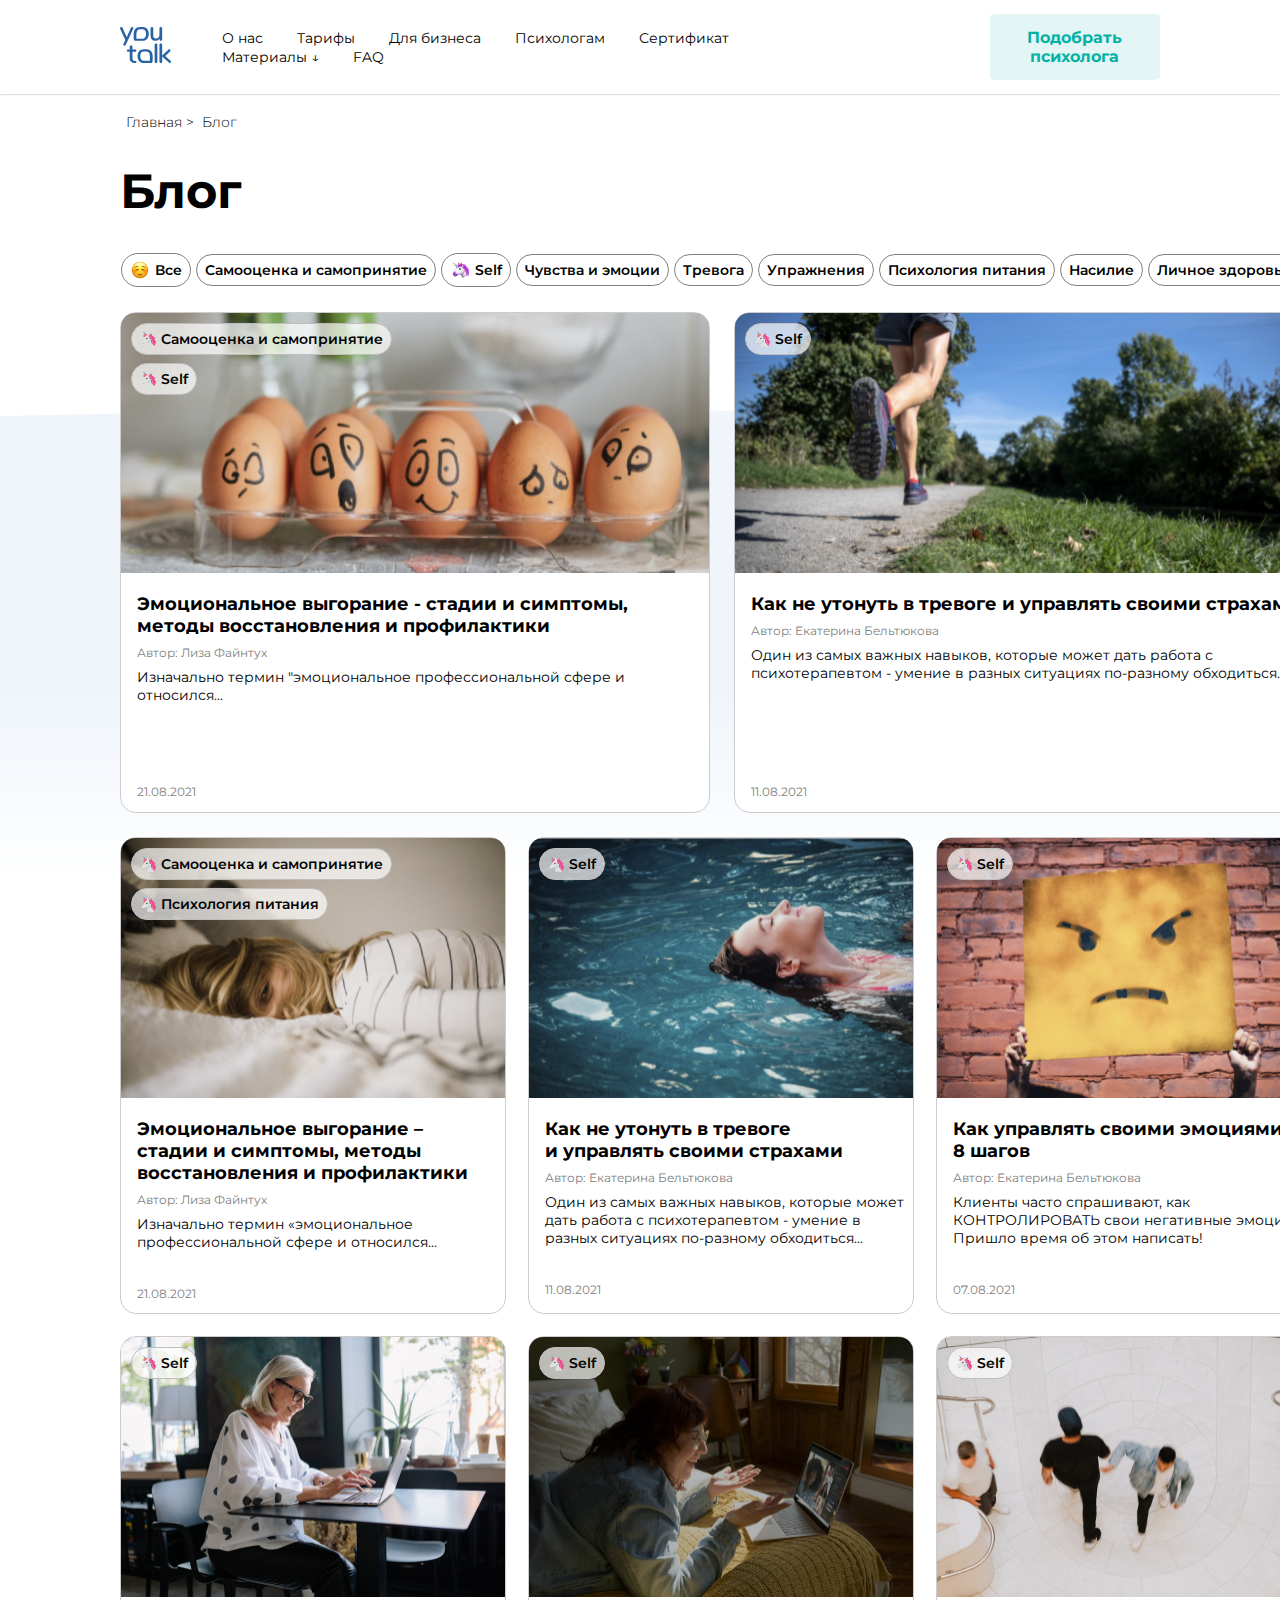
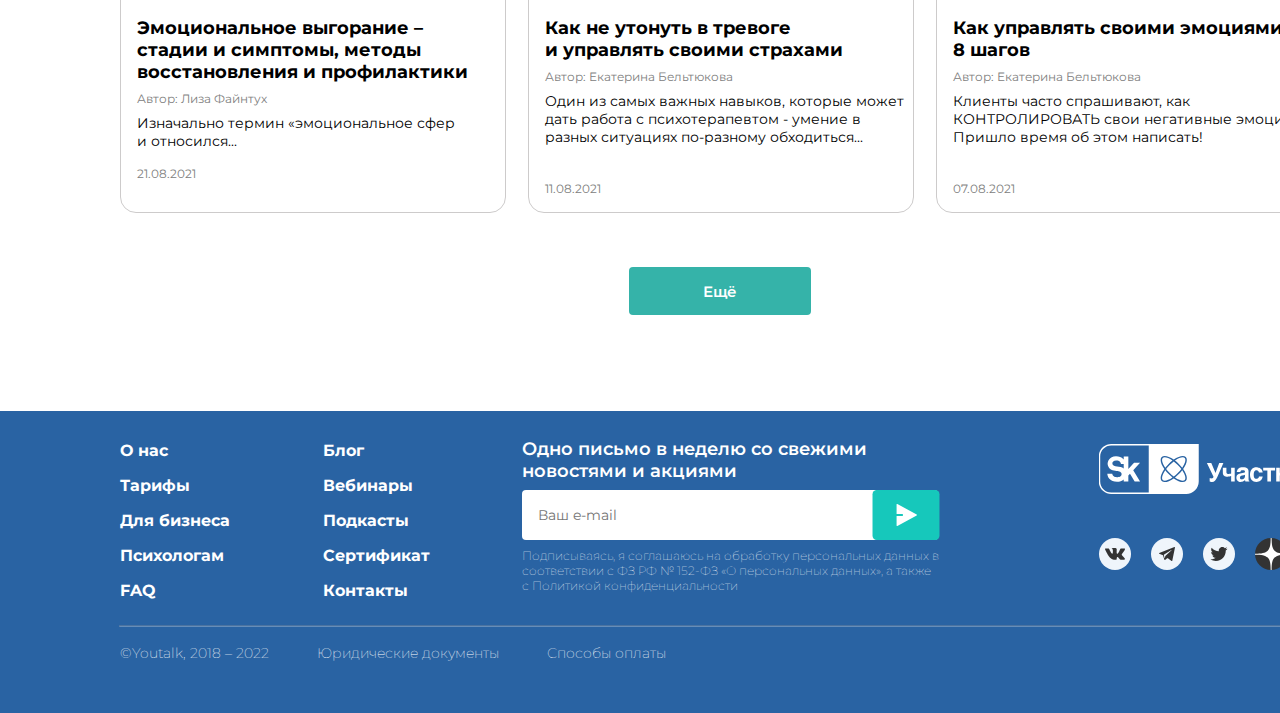
<file: Блог/index.html>
<!DOCTYPE html>
<html lang="en">
<head>
    <meta charset="UTF-8">
    <meta name="viewport" content="width=device-width, initial-scale=1.0">
    <title>Youtalk</title>
    <link rel="stylesheet" href="./css/youtalk.css">
</head>
<body>

   <header class="header">

    <div class="container">
      <div class="header-logo">
        <img src="images/logo.svg" alt="">
      </div>
      <div class="header-wrap">
        <ul class="header-menu">
          <li><a href="#">О нас</a></li>
          <li><a href="#">Тарифы</a></li>
          <li><a href="#">Для бизнеса</a></li>                                  
          <li><a href="#">Психологам</a></li>
          <li><a href="#">Сертификат</a></li>
          <li><a href="#">Материалы	&#8595;</a></li>
          <li><a href="#">FAQ</a></li>
          </ul>
      </div>
      <div class="header-button">
        <button class="button-one">
          Подобрать психолога
        </button>
        <button class="button-two">
          <img src="./images/button_2.svg" alt="">
        </button>
      </div>
    </div>
    <hr class="hr-header">
   </header>

   <main>
    
   <img class="main-background" src="./images/background.png" alt="">

    <div class="main-address">
      <span>Главная</span><span style="margin: 0 8px 0 4px;">></span><span>Блог</span>
    </div>

    <h1>Блог</h1>

    <div class="themes">
      <button class="themes-smile-one"><img src="./images/smile_happy.svg" alt=""> Все</button>
      <button>Самооценка и самопринятие</button>
      <button class="themes-smile-two"><img src="./images/smile_horse.svg" alt="">Self</button>
      <button>Чувства и эмоции</button>
      <button>Тревога</button>
      <button>Упражнения</button>
      <button>Психология питания</button>
      <button class="themes-eight">Насилие</button>
      <button class="themes-nine">Личное здоровье</button>
    </div>

    <div class="main-slides">

        <div class="top-slides">
          <div class="top-slide-left"> 
            <div class="slide-one-inside slide_card_top">
              <img src="images/egg.png" alt="">
              <h2>Эмоциональное выгорание - стадии и симптомы, методы восстановления и профилактики</h2>
              <p class="author">Автор: Лиза Файнтух</p>
              <p class="intro">Изначально термин "эмоциональное профессиональной сфере и относился...</p>
              <p class="date">21.08.2021</p>
              <div class="slide-themes">
                <button class="top-one-one">&#129412; Самооценка и самопринятие</button>
                <button class="top-one-two">&#129412; Self</button>
            </div>
          </div>
          </div>
          <div class="top-slide-right"> <!--  2 слайд -->
            <div class="slide-two-inside slide_card_top">
              <img src="images/run.png" alt="">
              <h2>Как не утонуть в тревоге и управлять своими страхами</h2>
              <p class="author">Автор: Екатерина Бельтюкова</p>
              <p class="intro-two">Один из самых важных навыков, которые может дать работа с психотерапевтом - умение в разных ситуациях по-разному обходиться... </p>
              <p class="date">11.08.2021</p>
              <div class="slide-themes">
              <button class="top-two-one">&#129412; Self</button>
            </div>
            </div>
          </div>
        </div>


        <div class="botton-slides">

          <div class="botton-slide-one">
            <img src="images/sleep.png" alt="">
              <h3>Эмоциональное выгорание – стадии и симптомы, методы восстановления и профилактики</h3>
              <p class="author">Автор: Лиза Файнтух</p>
              <p class="intro-three">Изначально термин «эмоциональное профессиональной сфере и относился...</p>
              <p class="data-two">21.08.2021</p>
                <div class="slide-themes">
              <button class="botton-one-one">&#129412; Психология питания</button>
              <button class="botton-one-two">&#129412; Самооценка и самопринятие</button>
            </div>
          </div>

          <div class="botton-slide-two">
            <img src="images/sweem.png" alt="">
              <h3>Как не утонуть в тревоге <br> и управлять своими страхами</h3>
              <p class="author">Автор: Екатерина Бельтюкова</p>
              <p class="intro-four">Один из самых важных навыков, которые может дать работа с психотерапевтом - умение в разных ситуациях по-разному обходиться...</p>
                <p class="data-two">11.08.2021</p>
              <div class="slide-themes">
              <button class="botton-two">&#129412; Self</button>
            </div>
          </div>

          <div class="botton-slide-three">
            <img src="images/angry.png" alt="">
              <h3>Как управлять своими эмоциями: 8 шагов</h3>
              <p class="author">Автор: Екатерина Бельтюкова</p>
              <p class="intro-five">Клиенты часто спрашивают, как КОНТРОЛИРОВАТЬ свои негативные эмоции. Пришло время об этом написать!</p>
               <p class="data-two">07.08.2021</p>
              <div class="slide-themes">
              <button class="botton-three">&#129412; Self</button>
            </div>
          </div>

          <div class="botton-slide-four">
            <img src="images/granny.png" alt="">
              <h3>Эмоциональное выгорание – стадии и симптомы, методы восстановления и профилактики</h3>
              <p class="author">Автор: Лиза Файнтух</p>
              <p class="intro-six">Изначально термин «эмоциональное сфер и относился...</p>
              <p class="data-two">21.08.2021</p>
              <div class="slide-themes">
              <button class="botton-four">&#129412; Self</button>
            </div>
          </div>

          <div class="botton-slide-five">
            <img src="images/work.png" alt="">
              <h3>Как не утонуть в тревоге <br> и управлять своими страхами</h3>
              <p class="author">Автор: Екатерина Бельтюкова</p>
              <p class="intro-seven">Один из самых важных навыков, которые может дать работа с психотерапевтом - умение в разных ситуациях по-разному обходиться...</p>
              <p class="data-two">11.08.2021</p>
              <div class="slide-themes">
              <button class="botton-fife">&#129412; Self</button>
            </div>
          </div>

          <div class="botton-slide-six">
            <img src="images/man.png" alt="">
              <h3>Как управлять своими эмоциями: 8 шагов</h3>
              <p class="author">Автор: Екатерина Бельтюкова</p>
              <p class="intro-eight">Клиенты часто спрашивают, как КОНТРОЛИРОВАТЬ свои негативные эмоции. Пришло время об этом написать!</p>
              <p class="data-two">07.08.2021</p>
              <div class="slide-themes">
              <button class="botton-six">&#129412; Self</button>
            </div>
          </div>
        </div>

    </div>
  
    <div class="button-more">
      <button>
        Ещё
      </button>
    </div>

   </main>

   <footer>

    <div class="footer">
      <div class="footer-top">
        <div class="footer-menu">
          <div class="footer-menu-one">
            <ul>
              <li><a href="#">О нас</a></li>
              <li><a href="#">Тарифы</a></li>
              <li><a href="#">Для бизнеса</a></li>
              <li><a href="#">Психологам</a></li>
              <li><a href="#">FAQ</a></li>
            </ul>
            </div>
            <div class="footer-menu-two">
            <ul>
              <li><a href="#">Блог</a></li>
              <li><a href="#">Вебинары</a></li>
              <li><a href="#">Подкасты</a></li>
              <li><a href="#">Сертификат</a></li>
             <li><a href="#">Контакты</a></li>
            </ul>
          </div>
        </div>
        <div class="footer-menu-three">
          <h4>Одно письмо в неделю со свежими <br> новостями и акциями</h4>
          <div class="footer-search"><input type="text" placeholder="Ваш e-mail">
          <button><img src="images/send.svg" alt=""></button>
          </div>
          <p>Подписываясь, я соглашаюсь на обработку персональных данных в соответствии с ФЗ РФ № 152-ФЗ «О персональных данных», а также с Политикой конфиденциальности</p>
        </div>
        <div class="footer-logo">
          <div class="footer-logo-member">
            <img src="images/Frame_1.svg"alt="">
          </div>
          <div class="footer-logo-icons">
            <a href=""><img src="images/vk.svg" alt=""></a>
            <a href=""><img src="images/telegram.svg" alt=""></a>
            <a href=""><img src="images/twiter.svg" alt=""></a>
            <a href=""><img src="images/dzen.svg" alt=""></a>
          </div>
        </div>
        
      </div>
      <hr class="hr-footer">
      <div class="footer-botton">
        <ul>
          <li><a href="">©Youtalk, 2018 – 2022</a></li>
          <li><a href="">Юридические документы</a></li>
          <li><a href="">Способы оплаты</a></li>
        </ul>
      </div>

    </div>

   </footer>

  </div>
</body>
</html>
</file>
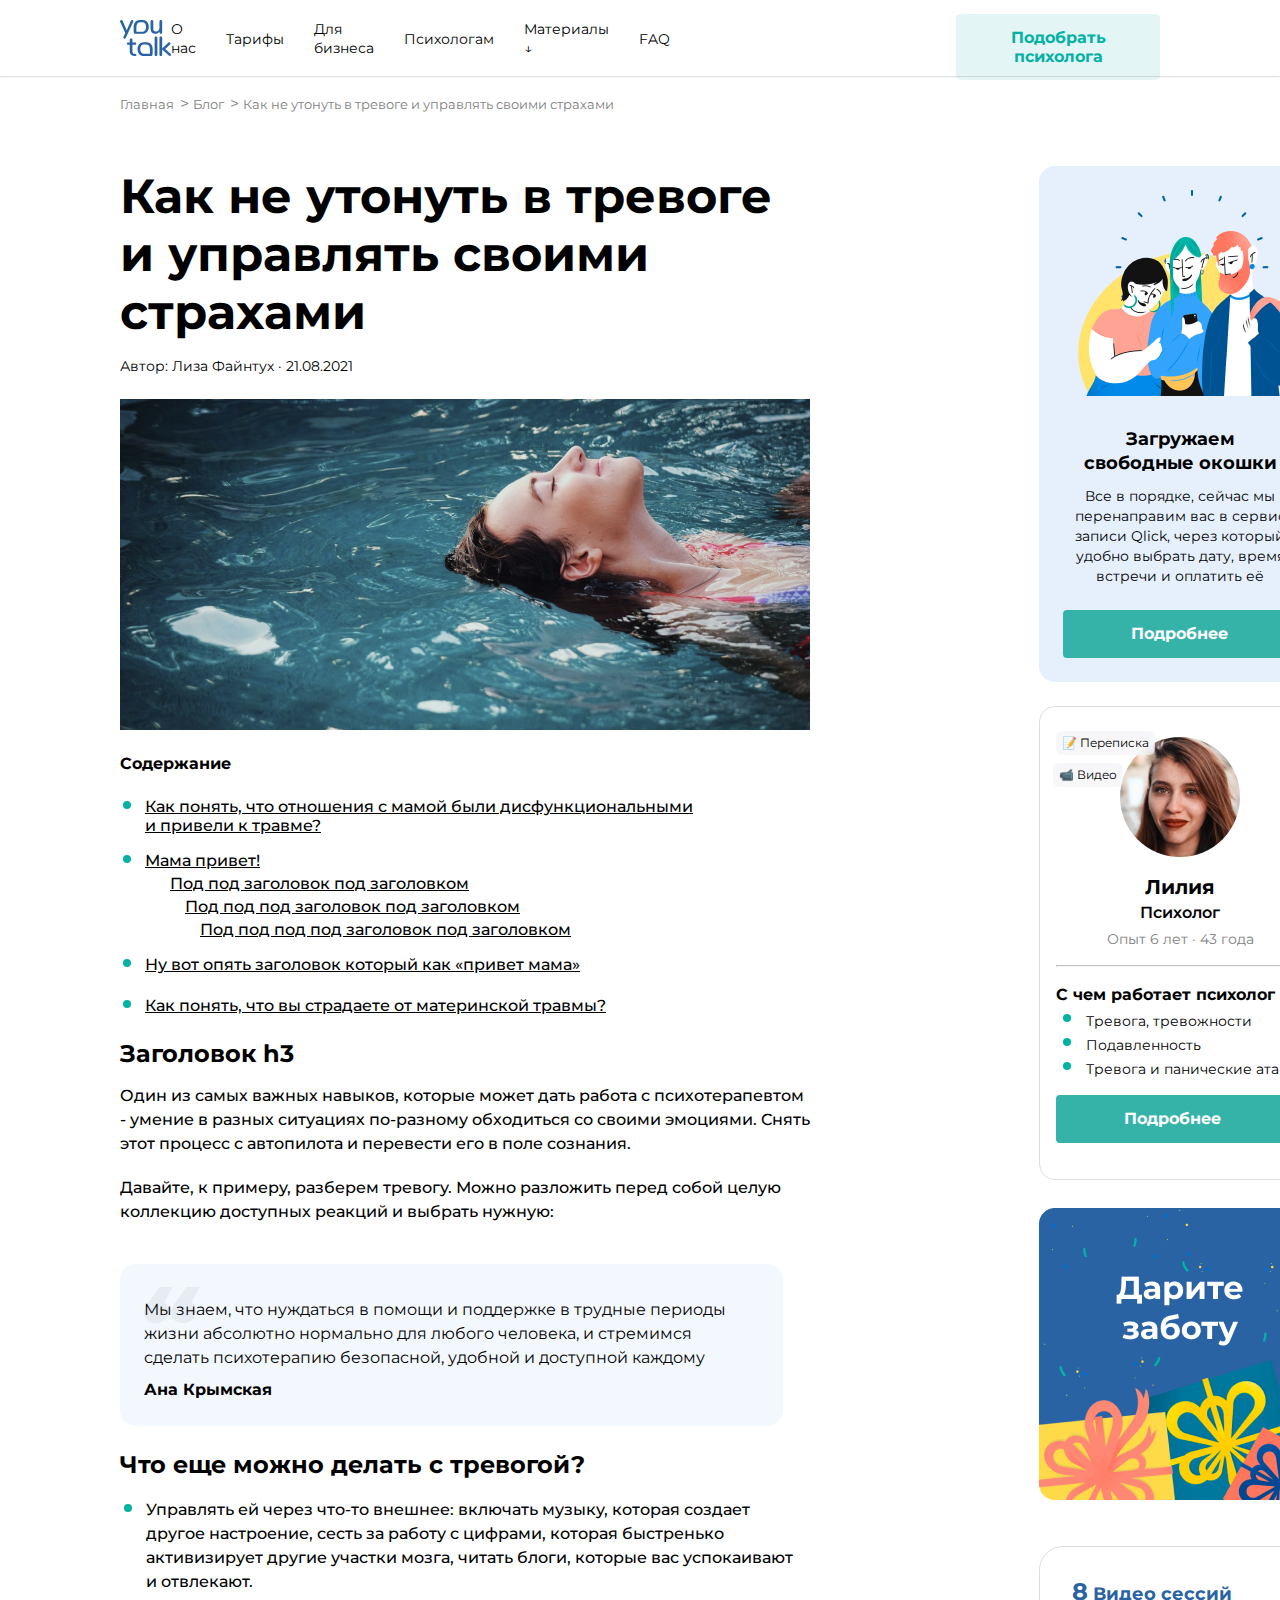
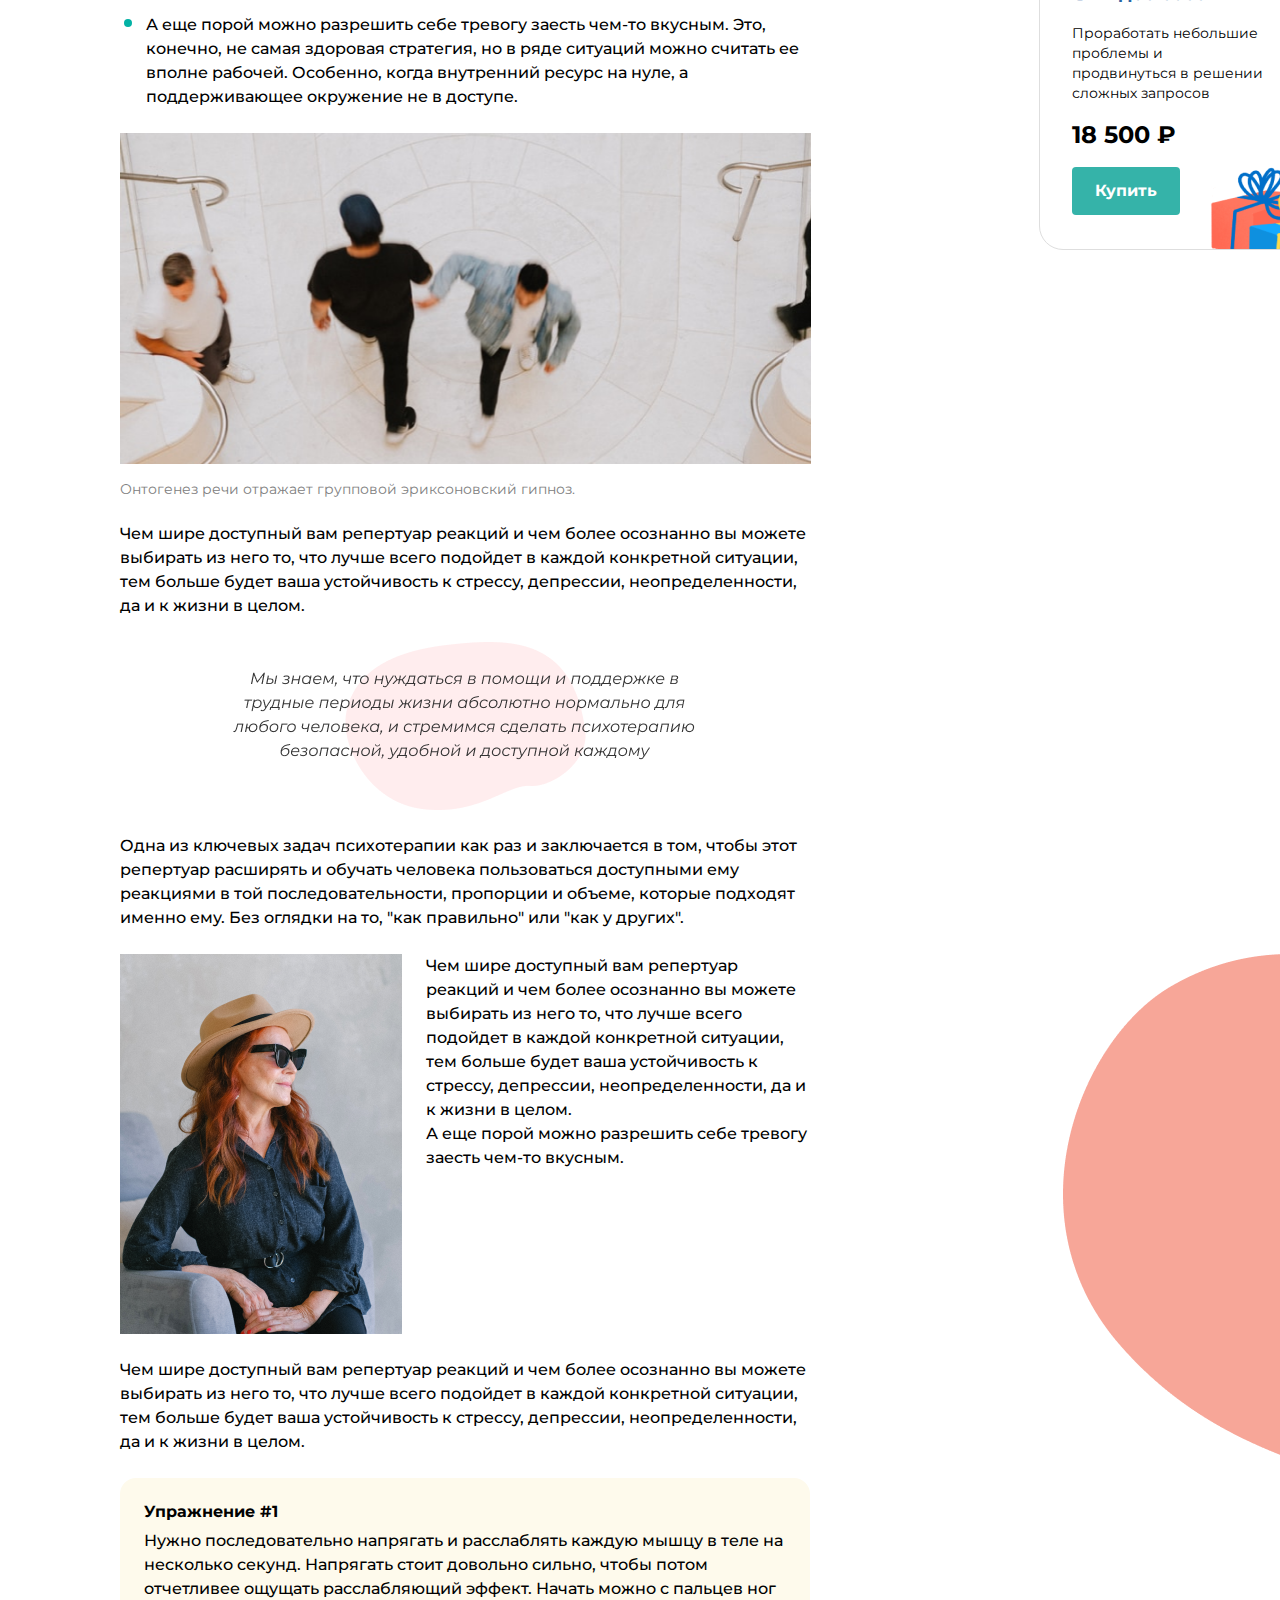
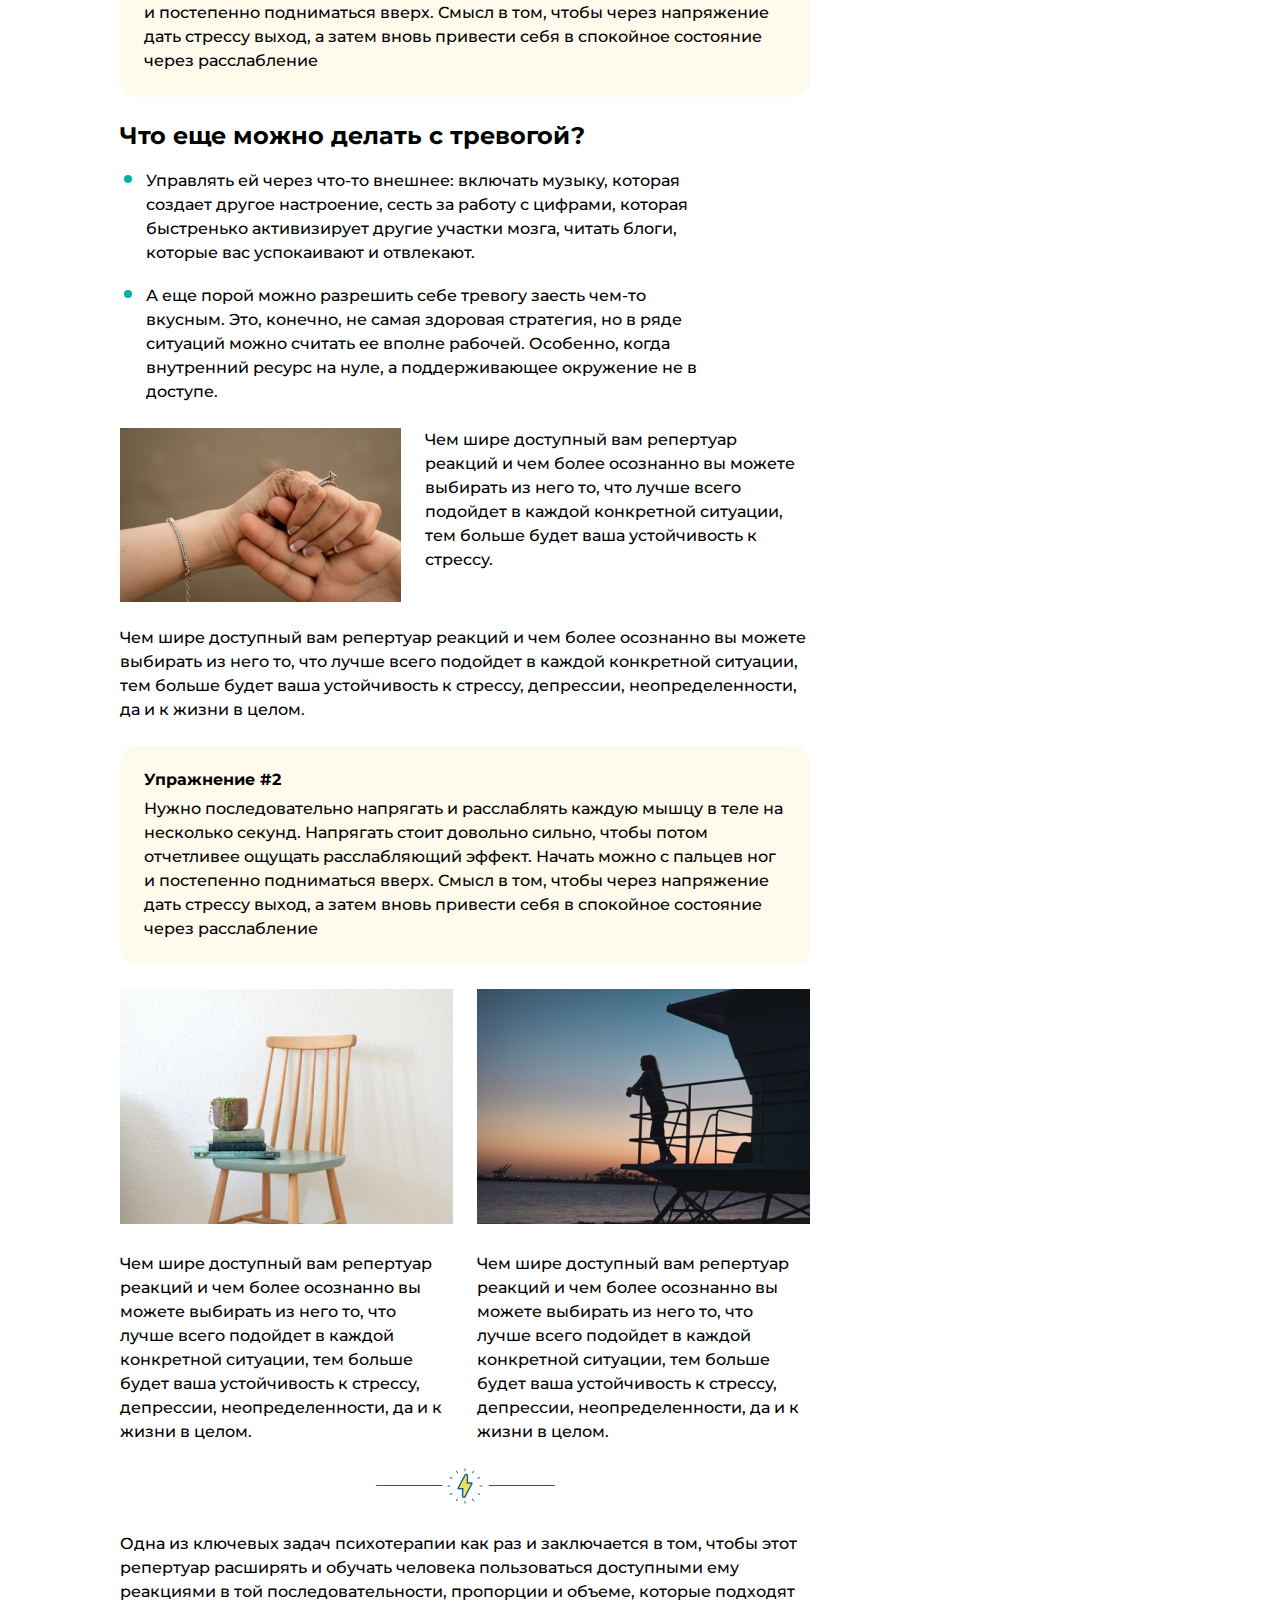
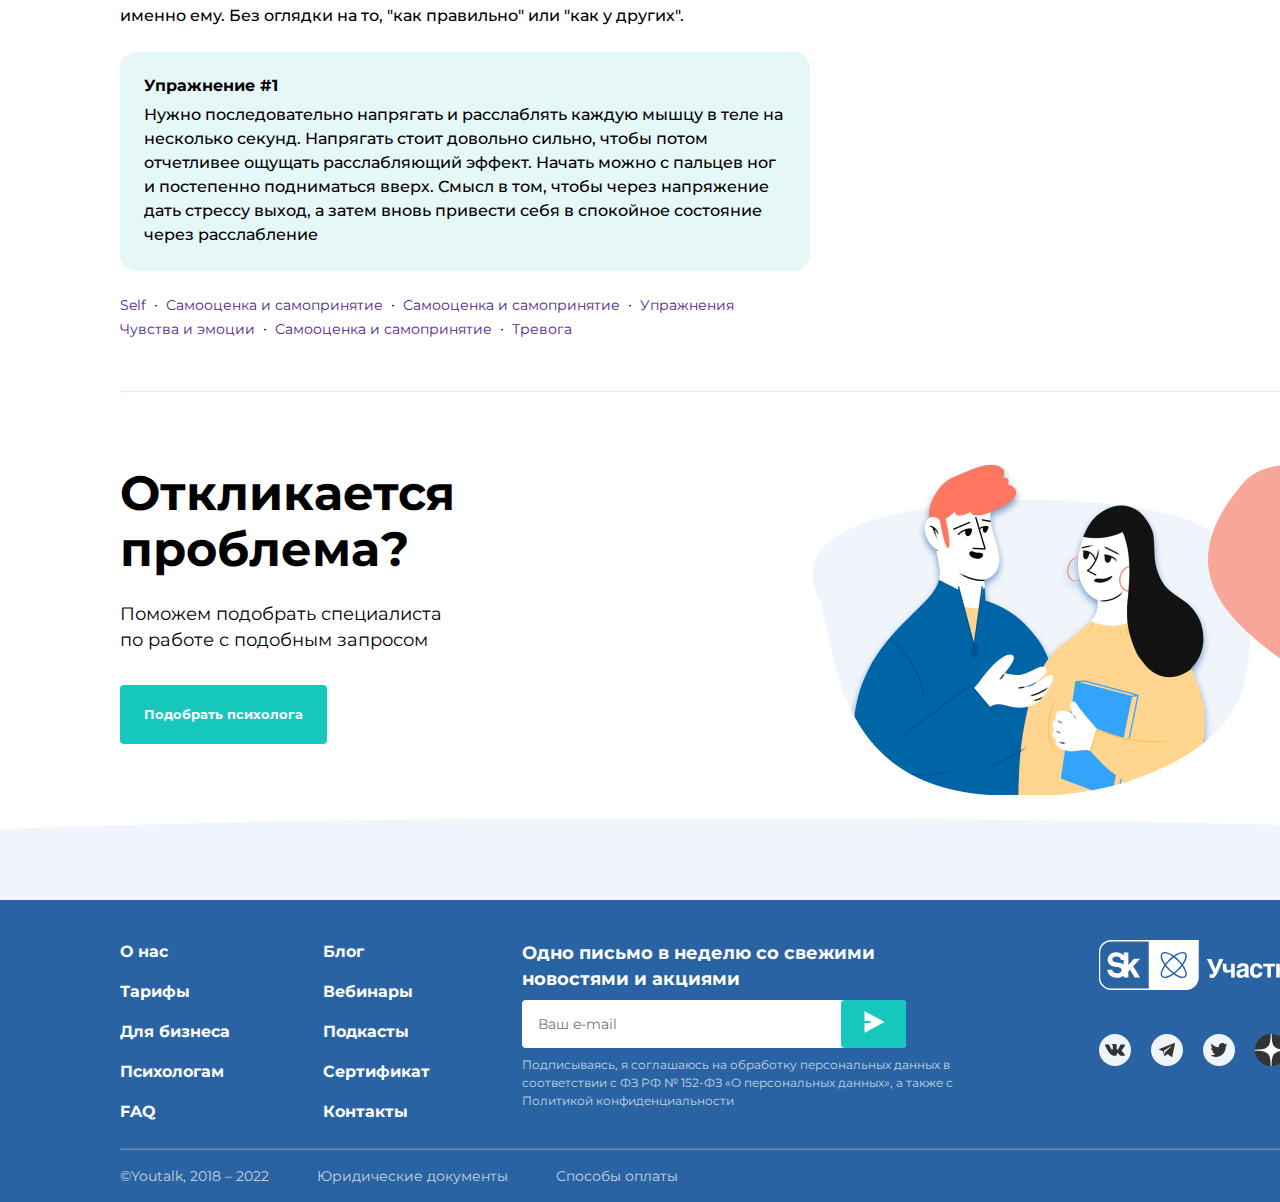
<file: Статья/index.html>
<!DOCTYPE html>
<html lang="en">
	<head>
		<meta charset="UTF-8" />
		<meta name="viewport" content="width=device-width, initial-scale=1.0" />
		<title>Youtalk</title>
		<link rel="stylesheet" href="./css/css.css" />
	</head>
	<body>
		<header>
			<div class="header-logo">
				<img src="./images/logo.svg" alt="" />
			</div>
			<div class="header-menu">
				<ul>
					<li><a href="#">О нас</a></li>
					<li><a href="#">Тарифы</a></li>
					<li><a href="#">Для бизнеса</a></li>
					<li><a href="#">Психологам</a></li>
					<li class="header-menu-certificate"><a href="#">Сертификаты</a></li>
					<li><a href="#">Материалы &#8595;</a></li>
					<li><a href="#">FAQ</a></li>
				</ul>
			</div>
			<div class="header-button">
				<div class="header-button-one">
					<button>Подобрать психолога</button>
				</div>
				<div class="header-button-two">
					<img src="./images/header-button-two.svg" alt="" />
				</div>
			</div>
		</header>
		<hr class="hr-header" />

		<main>
			<div class="main-container">
				<div class="main-article">
					<div class="main-address">
						<span>Главная</span>&gt; <span>Блог</span>&gt;
						<span class="main-address-one"
							>Как не утонуть в тревоге и управлять своими страхами</span
						>
						<span class="main-address-two"
							>Как не утонуть в тревоге и управ...</span
						><span class="main-address-three">Как не утонуть в тр...</span>
					</div>

					<div class="main-article-one">
						<h1>Как не утонуть в тревоге и управлять своими страхами</h1>
						<span class="main-author"
							>Автор: Лиза Файнтух &#183; 21.08.2021
							<span class="main-author-one"
								>&#183; <a href="">Self</a></span
							></span
						>
						<img src="./images/water.png" alt="" />
						<h2>Содержание</h2>
						<ul class="main-content">
							<li class="main-content-one">
								<a href=""
									>Как понять, что отношения с мамой были дисфункциональными и
									привели к травме?</a
								>
							</li>
							<li class="mom_hello">
								<a href="">Мама привет!</a>
								<ul class="main-ladder">
									<li class="ladder-one">
										<a href="">Под под заголовок под заголовком</a>
									</li>
									<li class="ladder-two">
										<a href="">Под под под заголовок под заголовком</a>
									</li>
									<li class="ladder-three">
										<a href="">Под под под под заголовок под заголовком</a>
									</li>
								</ul>
							</li>
							<li class="mom_hello_2">
								<a href="">Ну вот опять заголовок который как «привет мама»</a>
							</li>
							<li class="main-content-two">
								<a href=""
									>Как понять, что вы страдаете от материнской травмы?</a
								>
							</li>
						</ul>
					</div>
					<div class="heading-three">
						<h3>Заголовок h3</h3>
						<p class="heading-three-top">
							Один из самых важных навыков, которые может дать работа с
							психотерапевтом - умение в разных ситуациях по-разному обходиться
							со своими эмоциями. Снять этот процесс с автопилота и перевести
							его в поле сознания.
						</p>
						<p style="font-weight: 500; line-height: 24px">
							Давайте, к примеру, разберем тревогу. Можно разложить перед собой
							целую коллекцию доступных реакций и выбрать нужную:
						</p>
						<div class="heading-three-botton">
							<img src="./images/commas.png" alt="" />
							<p style="font-weight: 400; line-height: 24px">
								Мы знаем, что нуждаться в помощи и поддержке в трудные периоды
								жизни абсолютно нормально для любого человека, и стремимся
								сделать психотерапию безопасной, удобной и доступной каждому
							</p>
							<h4>Ана Крымская</h4>
						</div>
					</div>

					<div class="main-article-two">
						<h4>Что еще можно делать с тревогой?</h4>
						<ul>
							<li class="main-article-two-li-one">
								Управлять ей через что-то внешнее: включать музыку, которая
								создает другое настроение, сесть за работу с цифрами, которая
								быстренько активизирует другие участки мозга, читать блоги,
								которые вас успокаивают и отвлекают.
							</li>
							<li class="main-article-two-li-two">
								А еще порой можно разрешить себе тревогу заесть чем-то вкусным.
								Это, конечно, не самая здоровая стратегия, но в ряде ситуаций
								можно считать ее вполне рабочей. Особенно, когда внутренний
								ресурс на нуле, а поддерживающее окружение не в доступе.
							</li>
						</ul>
						<img class="article-two-top" src="./images/man.png" alt="" />
						<span>Онтогенез речи отражает групповой эриксоновский гипноз.</span>
						<p>
							Чем шире доступный вам репертуар реакций и чем более осознанно вы
							можете выбирать из него то, что лучше всего подойдет в каждой
							конкретной ситуации, тем больше будет ваша устойчивость к стрессу,
							депрессии, неопределенности, да и к жизни в целом.
						</p>
						<img
							class="article-two-bottom"
							src="./images/article-two.png"
							alt=""
						/>
						<img
							class="article-two-bottom-two"
							src="./images/article-two_2.png"
							alt=""
						/>
						<img
							class="article-two-bottom-three"
							src="./images/article-two_3.png"
							alt=""
						/>
						<p class="article-two-text-one">
							Одна из ключевых задач психотерапии как раз и заключается в том,
							чтобы этот репертуар расширять и обучать человека пользоваться
							доступными ему реакциями в той последовательности, пропорции и
							объеме, которые подходят именно ему. Без оглядки на то, "как
							правильно" или "как у других".
						</p>
						<div class="main-article-two-container-one">
							<img class="container-one-left" src="./images/woman.png" alt="" />
							<p>
								Чем шире доступный вам репертуар реакций и чем более осознанно
								вы можете выбирать из него то, что лучше всего подойдет в каждой
								конкретной ситуации, тем больше будет ваша устойчивость к
								стрессу, депрессии, неопределенности, да и к жизни в целом.
								<br />
								А еще порой можно разрешить себе тревогу заесть чем-то вкусным.
							</p>
							<img
								class="container-one-right"
								src="./images/main-vector-top.png"
								alt=""
							/>
						</div>
						<p class="article-two-text-two">
							Чем шире доступный вам репертуар реакций и чем более осознанно вы
							можете выбирать из него то, что лучше всего подойдет в каждой
							конкретной ситуации, тем больше будет ваша устойчивость к стрессу,
							депрессии, неопределенности, да и к жизни в целом.
						</p>
						<div class="main-article-two-container-two">
							<h5>Упражнение #1</h5>
							<p>
								Нужно последовательно напрягать и расслаблять каждую мышцу в
								теле на несколько секунд. Напрягать стоит довольно сильно, чтобы
								потом отчетливее ощущать расслабляющий эффект. Начать можно с
								пальцев ног и постепенно подниматься вверх. Смысл в том, чтобы
								через напряжение дать стрессу выход, а затем вновь привести себя
								в спокойное состояние через расслабление
							</p>
						</div>
					</div>

					<div class="main-article-three">
						<div class="article-three-one">
							<h6>Что еще можно делать с тревогой?</h6>
							<ul>
								<li class="article-three-one-li-top">
									Управлять ей через что-то внешнее: включать музыку, которая
									создает другое настроение, сесть за работу с цифрами, которая
									быстренько активизирует другие участки мозга, читать блоги,
									которые вас успокаивают и отвлекают.
								</li>
								<li class="article-three-one-li-botton">
									А еще порой можно разрешить себе тревогу заесть чем-то
									вкусным. Это, конечно, не самая здоровая стратегия, но в ряде
									ситуаций можно считать ее вполне рабочей. Особенно, когда
									внутренний ресурс на нуле, а поддерживающее окружение не в
									доступе.
								</li>
							</ul>
						</div>
						<div class="article-three-two">
							<img src="./images/hands.png" alt="" />
							<p class="article-three-two-top">
								Чем шире доступный вам репертуар реакций и чем более осознанно
								вы можете выбирать из него то, что лучше всего подойдет в каждой
								конкретной ситуации, тем больше будет ваша устойчивость к
								стрессу.
							</p>
						</div>
						<p class="article-three-two-bottom">
							Чем шире доступный вам репертуар реакций и чем более осознанно вы
							можете выбирать из него то, что лучше всего подойдет в каждой
							конкретной ситуации, тем больше будет ваша устойчивость к стрессу,
							депрессии, неопределенности, да и к жизни в целом.
						</p>
						<div class="article-three-three">
							<h6>Упражнение #2</h6>
							<p>
								Нужно последовательно напрягать и расслаблять каждую мышцу в
								теле на несколько секунд. Напрягать стоит довольно сильно, чтобы
								потом отчетливее ощущать расслабляющий эффект. Начать можно с
								пальцев ног и постепенно подниматься вверх. Смысл в том, чтобы
								через напряжение дать стрессу выход, а затем вновь привести себя
								в спокойное состояние через расслабление
							</p>
						</div>

						<div class="article-three-four">
							<div class="article-three-four-left">
								<img src="./images/chair.png" alt="" />
								<p>
									Чем шире доступный вам репертуар реакций и чем более осознанно
									вы можете выбирать из него то, что лучше всего подойдет в
									каждой конкретной ситуации, тем больше будет ваша устойчивость
									к стрессу, депрессии, неопределенности, да и к жизни в целом.
								</p>
							</div>
							<div class="article-three-four-right">
								<img src="./images/sunset.png" alt="" />
								<p>
									Чем шире доступный вам репертуар реакций и чем более осознанно
									вы можете выбирать из него то, что лучше всего подойдет в
									каждой конкретной ситуации, тем больше будет ваша устойчивость
									к стрессу, депрессии, неопределенности, да и к жизни в целом.
								</p>
							</div>
						</div>
						<div class="article-three-five">
							<img src="./images/lightning.png" alt="" />
							<p>
								Одна из ключевых задач психотерапии как раз и заключается в том,
								чтобы этот репертуар расширять и обучать человека пользоваться
								доступными ему реакциями в той последовательности, пропорции и
								объеме, которые подходят именно ему. Без оглядки на то, "как
								правильно" или "как у других".
							</p>
						</div>
						<div class="article-three-six">
							<h6>Упражнение #1</h6>
							<p>
								Нужно последовательно напрягать и расслаблять каждую мышцу в
								теле на несколько секунд. Напрягать стоит довольно сильно, чтобы
								потом отчетливее ощущать расслабляющий эффект. Начать можно с
								пальцев ног и постепенно подниматься вверх. Смысл в том, чтобы
								через напряжение дать стрессу выход, а затем вновь привести себя
								в спокойное состояние через расслабление
							</p>
						</div>
						<div class="article-three-seven">
							<ul>
								<li><a href="">Self</a></li>
								<li>&#183;</li>
								<li><a href="">Самооценка и самопринятие</a></li>
								<li>&#183;</li>
								<li><a href="">Самооценка и самопринятие</a></li>
								<li>&#183;</li>
								<li><a href="">Упражнения</a></li>
								<li><a href="">Чувства и эмоции</a></li>
								<li>&#183;</li>
								<li><a href="">Самооценка и самопринятие</a></li>
								<li>&#183;</li>
								<li><a href="">Тревога</a></li>
							</ul>
						</div>
						<hr />
					</div>
					<div class="main-article-four">
						<div class="article-four">
							<div class="article-four-one">
								<h6>Откликается проблема?</h6>
								<p>
									Поможем подобрать специалиста по работе с подобным запросом
								</p>
								<button>Подобрать психолога</button>
							</div>
							<div class="article-four-two">
								<img
									class="article-four-two-left"
									src="./images/Family.png"
									alt=""
								/>
								<img
									class="article-four-two-right"
									src="./images/main-vector.png"
									alt=""
								/>
							</div>
						</div>
					</div>
				</div>

				<div class="main-frames">
					<div class="frame-one">
						<img src="./images/frame-one.png" alt="" />
						<h6>Загружаем<br />свободные окошки</h6>
						<p>
							Все в порядке, сейчас мы перенаправим вас в сервис записи Qlick,
							через который удобно выбрать дату, время встречи и оплатить её
						</p>
						<button>Подробнее</button>
					</div>

					<div class="frame-two">
						<div class="frame-two-themes">
							<button class="themes-top">📝️️ Переписка</button>
							<button class="themes-botton">📹️️ Видео</button>
						</div>
						<img src="./images/frame-two.png" alt="" />
						<h4>Лилия</h4>
						<h5>Психолог</h5>
						<p>Опыт 6 лет &#183; 43 года</p>
						<hr />
						<h6>С чем работает психолог</h6>
						<ul>
							<li>Тревога, тревожности</li>
							<li>Подавленность</li>
							<li>Тревога и панические атаки</li>
						</ul>
						<button>Подробнее</button>
					</div>

					<div class="frame-three">
						<img class="frame-three-one" src="./images/gifts.png" alt="" />
						<img
							class="frame-three-two"
							src="./images/frame-three-two.png"
							alt=""
						/>
						<img
							class="frame-three-three"
							src="./images/frame-three-three.png"
							alt=""
						/>
						<img
							class="frame-three-four"
							src="./images/frame-three-four.png"
							alt=""
						/>
					</div>

					<div class="frame-four">
						<h5><span class="frame-four-eight">8</span> Видео сессий</h5>
						<p>
							Проработать небольшие проблемы и продвинуться в решении сложных
							запросов
						</p>
						<h6>18 500 ₽</h6>
						<button>Купить</button>
						<img
							class="frame-four-gift-one"
							src="./images/gifts_3.png"
							alt=""
						/>
						<img
							class="frame-four-gift-two"
							src="./images/gifts_2.png"
							alt=""
						/>
						<img
							class="frame-four-gift-three"
							src="./images/frame-gift.png"
							alt=""
						/>
						<img
							class="frame-four-gift-four"
							src="./images/gifts_4.png"
							alt=""
						/>
					</div>
				</div>
			</div>
		</main>

		<footer>
			<img class="footer-vector" src="./images/footer-vector.png" alt="" />
			<div class="footer-container">
				<div class="footer-top">
					<div class="footer-top-one">
						<ul>
							<li><a href="#">О нас</a></li>
							<li><a href="#">Тарифы</a></li>
							<li><a href="#">Для бизнеса</a></li>
							<li><a href="#">Психологам</a></li>
							<li><a href="#">FAQ</a></li>
						</ul>
					</div>
					<div class="footer-top-two">
						<ul>
							<li><a href="#">Блог</a></li>
							<li><a href="#">Вебинары</a></li>
							<li><a href="#">Подкасты</a></li>
							<li><a href="#">Сертификат</a></li>
							<li><a href="#">Контакты</a></li>
						</ul>
					</div>

					<div class="footer-top-three">
						<h6>Одно письмо в неделю со свежими новостями и акциями</h6>

						<div class="footer-top-three-search">
							<input type="text" placeholder="Ваш e-mail" />
							<button>
								<img src="./images/send.svg" alt="" />
							</button>
						</div>

						<p>
							Подписываясь, я соглашаюсь на обработку персональных данных в
							соответствии с ФЗ РФ № 152-ФЗ «О персональных данных», а также с
							Политикой конфиденциальности
						</p>
					</div>
					<div class="footer-top-four">
						<div class="footer-top-four-one">
							<img src="./images/member.svg" alt="" />
						</div>
						<div class="footer-top-four-two">
							<a href=""><img src="./images/vk.svg" alt="" /></a>
							<a href=""><img src="./images/telegram.svg" alt="" /></a>
							<a href=""><img src="./images/twiter.svg" alt="" /></a>
							<a href=""><img src="./images/dzen.svg" alt="" /></a>
						</div>
					</div>
				</div>
				<hr />

				<div class="footer-botton">
					<ul>
						<li><a href="">©Youtalk, 2018 – 2022</a></li>
						<li><a href="">Юридические документы</a></li>
						<li><a href="">Способы оплаты</a></li>
					</ul>
				</div>
			</div>
		</footer>
	</body>
</html>
</file>
<file: Блог/css/youtalk.css>
@import url('https://fonts.googleapis.com/css2?family=Montserrat:ital,wght@0,100..900;1,100..900&display=swap');

* {
	font-family: Montserrat, sans-serif;
	padding: 0;
	margin: 0;
	text-decoration: none;
	list-style: none;
}

body {
	max-width: 1440px;
	margin: 0 auto;
}

.header .container {
	height: inherit;
	display: flex;
	justify-content: space-between;
	align-items: center;
}

.header-logo {
	margin: 20px 51px 20px 120px;
}

.header-wrap {
	display: flex;
	flex-flow: row nowrap;
}

.header-menu li {
	display: inline-block;
	margin-right: 30px;
	text-align: center;
}

.header-menu li a {
	color: black;
	text-decoration: none;
	font-size: 14px;
	font-weight: 400;
}

.button-one {
	margin: 14px 120px 14px 126px;
	box-sizing: border-box;
	font-size: 16px;
	padding: 14px 20px;
	border: none;
	background-color: #e3f5f5;
	color: #03b2a5;
	font-weight: bold;
	border-radius: 4%;
}

.button-two {
	display: none;
}

.themes-smile-one,
.themes-smile-two {
	display: flex;
	justify-content: center;
	align-items: center;
	gap: 5px;
}

.hr-header {
	opacity: 0.3;
}

main {
	margin: 0 120px;
}

.main-background {
	position: absolute;
	right: 0px;
	top: 410px;
}

.main-address {
	margin: 16px 0 31px 6px;
}

.main-address span {
	font-size: 14px;
	font-weight: 300;
	text-align: center;
}

h1 {
	font-size: 48px;
	font-weight: bold;
	margin-bottom: 31px;
}

.themes {
	height: 37px;
	align-items: center;
	margin-bottom: 24px;
	display: flex;
	white-space: nowrap;
}

.themes-smile-one {
	margin-left: 2px;
}

.themes button {
	margin-right: 7px;
	border: none;
	color: black;
	padding: 6px 8px;
	border-radius: 24px;
	font-size: 14px;
	font-weight: 600;
	outline: 1px solid gray;
	background-color: white;
	transition: all 0.1s ease-in-out;
}

.themes button:hover {
	outline: 2px solid rgb(22, 200, 187);
	cursor: pointer;
}

.top-slides {
	position: relative;
}

.top-slide-right {
	background-color: white;
	margin-right: 120px;
	max-width: 588px;
	width: 100%;
	min-height: 499px;
	border: 1px solid rgb(205, 203, 203);
	border-radius: 16px;
}

.top-slide-left {
	background-color: white;
	margin-right: 24px;
	max-width: 588px;
	width: 100%;
	min-height: 499px;
	border: 1px solid rgb(205, 203, 203);
	border-radius: 16px;
}

.slide_card_top {
	position: relative;
}

.top-one-one,
.top-one-two {
	position: absolute;
	left: 10px;
}

.top-one-one {
	top: 10px;
}

.top-one-two {
	top: 50px;
}

.slide-one-inside img,
.slide-two-inside img {
	background-size: cover;
}

.slide-one-inside img {
	border-top-left-radius: 14px;
	border-top-right-radius: 14px;
	width: 588px;
	height: 260px;
}

.top-slide-left h2,
.top-slide-right h2 {
	max-width: 551px;
	font-size: 18px;
	margin-top: 16px;
	margin-left: 16px;
}

.author {
	font-size: 12px;
	color: gray;
	margin: 8px 0px 8px 16px;
}

.intro {
	max-width: 556px;
	font-size: 14px;

	margin-left: 16px;
}

.date {
	position: relative;
	top: 80px;
	font-weight: 400;
	font-size: 12px;
	color: gray;
	margin-left: 16px;
}

.slide-themes button {
	display: block;
	color: black;
	padding: 6px 8px;
	border-radius: 24px;
	font-size: 14px;
	font-weight: 600;
	border: 1px solid rgb(191, 188, 188);
	background-color: rgba(255, 255, 255, 70%);
	margin-bottom: 8px;
	order: 1;
}

.intro-two,
.intro-three,
.intro-four,
.intro-five,
.intro-six,
.intro-seven,
.intro-eight {
	font-size: 14px;
	margin-left: 16px;
}

.intro-two {
	margin-bottom: 22px;
}

.intro-three {
	margin-bottom: 22px;
}

.intro-four {
	margin-bottom: 22px;
}

.intro-five {
	margin-bottom: 22px;
}

.intro-six {
	margin-bottom: 3px;
	max-width: 320px;
}

.intro-seven {
	margin-bottom: 22px;
}

.intro-eight {
	margin-bottom: 22px;
}

.slide-two-inside img {
	border-top-left-radius: 14px;
	border-top-right-radius: 14px;
	width: 588px;
	height: 260px;
}

.botton-slide-one h3,
.botton-slide-two h3,
.botton-slide-three h3,
.botton-slide-four h3,
.botton-slide-five h3,
.botton-slide-six h3 {
	max-width: 345px;
	font-size: 18px;
	margin-top: 16px;
	margin-left: 16px;
}

.top-slides {
	display: flex;
	margin-bottom: 24px;
}

.top-two-one {
	top: 10px;
	position: absolute;
	left: 10px;
}

.botton-slides {
	display: grid;
	grid-template-columns: 384px 384px 384px;
	grid-template-rows: 475px 475px;
	grid-gap: 24px;
}

.botton-slide-one,
.botton-slide-two,
.botton-slide-three,
.botton-slide-four,
.botton-slide-five,
.botton-slide-six {
	max-width: 384px;
	width: 100%;
	min-height: 475px;
	border: 1px solid rgb(205, 203, 203);
	border-radius: 16px;
	position: relative;
}

.botton-slides img {
	border-top-left-radius: 14px;
	border-top-right-radius: 14px;
	width: 384px;
	height: 260px;
}

.data-two {
	position: relative;
	top: 13px;
	margin-left: 16px;
	font-weight: 400;
	font-size: 12px;
	color: gray;
}

.botton-one-one,
.botton-one-two,
.botton-three,
.botton-two,
.botton-four,
.botton-fife,
.botton-six {
	position: absolute;
	left: 10px;
	top: 10px;
}

.botton-one-one {
	top: 50px;
}

.button-more button {
	font-weight: 600;
	font-size: 15px;
	height: 48px;
	width: 182px;
	border-radius: 4px;
	background-color: rgb(53, 179, 169);
	color: white;
	border: none;
	margin: 56px 509px 96px;
	padding: 12px 16px;
}

.footer {
	width: 1440px;
	height: 302px;
	background-color: rgb(41, 99, 163);
}

.footer-top {
	width: 1200px;
	height: 184px;
	margin-bottom: 24px;
	margin-left: 120px;
	display: flex;
	flex-flow: row nowrap;
}

.footer-menu {
	display: flex;
	flex-direction: row;
	margin-top: 30px;
}

.footer-menu-one {
	margin-right: 93px;
}

.footer-menu-one li {
	padding-bottom: 16px;
	white-space: nowrap;
}

.footer-menu-one a {
	font-size: 16px;
	font-weight: bold;
	color: white;
}

.footer-menu-two {
	margin-right: 91.5px;
}

.footer-menu-two li {
	padding-bottom: 16px;
}

.footer-menu-two a {
	font-size: 16px;
	font-weight: bold;
	color: white;
}

.footer-search {
	display: flex;
	margin: 8px 0px;
	position: relative;
}

.footer-search input {
	width: 384px;
	border-radius: 4px;
	border: none;
	font-size: 14px;
	color: rgb(157, 157, 157);
	padding: 16px;
}

.footer-search button {
	border: none;
	background-color: transparent;
	cursor: pointer;
	position: absolute;
	right: -1px;
	top: 0;
	height: 49px;
}

.footer-search img {
	height: 50px;
}

.footer-menu-three p {
	font-size: 12px;
	font-weight: 100;
	color: white;
}

.footer-menu-three h4 {
	margin-top: 27px;
	font-size: 18px;
	font-weight: 600;
	color: white;
}

.footer-botton ul {
	display: flex;
	flex-direction: row;
}

.footer-botton li {
	margin: 16px 48px 0px 0px;
}

.footer-botton a {
	color: white;
	font-size: 14px;
	font-weight: 150;
}

.hr-footer {
	width: 1200px;
	color: rgb(157, 157, 157);
	margin: 30px auto 0;
	opacity: 0.3;
}

.footer-botton ul {
	margin-left: 120px;
}

.footer-logo {
	margin: 33px 0px 62px 160px;
}

.footer-logo-member {
	padding-bottom: 40px;
}

.footer-logo-icons a {
	margin-right: 16px;
}

@media (max-width: 1024px) {
	body {
		max-width: 1024px;
		margin: 0 auto;
	}

	.header-logo {
		margin: 20px 32px 20px 32px;
	}

	.header-menu li {
		margin-right: 16px;
	}

	.button-one {
		margin: 14px 32px 14px 17px;
	}

	.hr-header {
		width: 100%;
	}

	main {
		margin: 0 32px;
	}

	.main-background {
		display: none;
	}

	.main-address {
		margin: 16px 0 40px 0;
	}

	.themes {
		flex-wrap: wrap;
		margin-bottom: 55px;
	}

	.themes button {
		margin-bottom: 7px;
	}

	.top-slide-left,
	.top-slide-right {
		max-width: 468px;
	}

	.slide-one-inside img,
	.slide-two-inside img {
		width: 468px;
	}

	.botton-slides {
		grid-template-columns: 304px 304px 304px;
		grid-template-rows: 475px 475px;
	}

	.botton-slides img {
		width: 304px;
		height: 206px;
	}

	.button-more button {
		margin: 50px 389px 60px;
	}

	.footer {
		width: 1024px;
	}

	.footer-top {
		margin-left: 38px;
	}

	.footer-menu {
		margin-top: 40px;
	}

	.footer-menu-one {
		margin-right: 30px;
	}

	.footer-menu-two {
		margin-right: 21px;
	}

	.footer-logo {
		margin: 40px 26px 62px 60px;
	}

	.hr-footer {
		width: 960px;
		margin-top: 40px;
	}

	.footer-botton ul {
		margin-left: 32px;
	}

	.footer-menu-three h3 {
		margin-top: 40px;
	}

	.footer-menu-three p {
		max-width: 375px;
	}

	.top-slide-right {
		margin-right: 32px;
	}

	.intro-two {
		margin-bottom: 4px;
	}

	.date {
		top: 60px;
	}

	.top-slide-left h2,
	.top-slide-right h2 {
		max-width: 400px;
	}

	.data-two {
		top: 26px;
	}

	.intro-four {
		margin-bottom: 26px;
	}

	.intro-five {
		margin-bottom: 48px;
		max-width: 270px;
	}

	.intro-six {
		margin-bottom: 25px;
	}

	.intro-seven {
		margin-bottom: 26px;
	}

	.intro-eight {
		margin-bottom: 48px;
		max-width: 270px;
	}
}

@media (max-width: 768px) {
	body {
		max-width: 768px;
	}

	.header-menu {
		display: none;
	}

	.button-one {
		display: none;
	}

	.button-two {
		display: flex;
		margin: 18px 20px;
		border: none;
		background-color: transparent;
	}

	.header-logo {
		margin: 20px;
	}

	main {
		margin: 0 20px;
	}

	.main-address {
		margin: 16px 0 40px 0;
	}

	.top-slides {
		display: block;
	}

	.top-slide-left,
	.top-slide-right {
		max-width: 728px;
		width: 100%;
		height: 599px;
	}

	.slide-one-inside img,
	.slide-two-inside img {
		max-width: 728px;
		width: 100%;
		height: 404px;
	}

	.top-slide-left {
		margin-bottom: 24px;
	}

	.botton-slides {
		grid-template-rows: 476px 476px 476px;
		grid-template-columns: 352px 352px;
	}

	.botton-slides img {
		width: 352px;
	}

	.button-more button {
		margin: 33px 275px 55px;
	}

	.footer {
		max-width: 768px;
		width: 100%;
		height: 454px;
	}

	.footer-top {
		margin-left: 20px;
	}

	.footer-menu-two {
		margin-right: 31px;
	}

	.hr-footer {
		width: 728px;
		margin-top: 175px;
	}

	.footer-logo-member {
		padding-bottom: 30px;
	}

	.footer-logo {
		position: relative;
		top: 180px;
		right: 753px;
	}

	.footer-botton li {
		margin: 16px 48px 0 -15px;
	}

	.top-slide-left h2,
	.top-slide-right h2 {
		max-width: 696px;
	}

	.intro {
		max-width: 696px;
	}

	.date {
		top: 50px;
	}

	.botton-slide-one h3,
	.botton-slide-two h3,
	.botton-slide-three h3,
	.botton-slide-four h3,
	.botton-slide-five h3,
	.botton-slide-six h3 {
		max-width: 320px;
	}

	.intro-three {
		margin-bottom: 40px;
	}

	.intro-four {
		margin-bottom: 49px;
	}

	.intro-five {
		max-width: 320xp;
	}

	.intro-six {
		margin-bottom: 40px;
	}

	.intro-seven {
		margin-bottom: 50px;
	}

	.intro-eight {
		margin-bottom: 69px;
		max-width: 320px;
	}
}

@media (max-width: 414px) {
	body {
		margin: 0 auto;
		max-width: 414px;
	}

	.header-logo {
		margin: 19px 24px;
	}

	.button-two {
		margin: 16px 24px;
	}

	.main-address {
		margin: 16px 0 32px 0;
	}

	h1 {
		margin-bottom: 24px;
	}

	.themes-smile-one {
		margin-left: 3px;
	}

	.themes {
		align-items: center;
		height: 50px;
		white-space: nowrap;
		display: flex;
		overflow-x: auto;
		flex-wrap: nowrap;
		margin-bottom: 15px;
	}

	.themes button {
		margin-bottom: 0px;
		align-items: center;
		display: flex;
		height: 40px;
		white-space: nowrap;
	}

	.themes-eight,
	.themes-nine {
		margin-top: 0px;
	}

	.date {
		top: 110px;
	}

	.top-slides {
		margin-bottom: 16px;
	}

	.top-slide-left,
	.top-slide-right {
		max-width: 374px;
		width: 100%;
		height: 462px;
	}

	.top-slide-left img,
	.top-slide-right img {
		max-width: 374px;
		width: 100%;
		height: 206px;
	}

	.top-slide-left h2,
	.top-slide-right h2 {
		max-width: 342px;
	}

	.top-slide-left {
		margin-bottom: 16px;
	}

	.botton-slides {
		grid-gap: 0;
		display: flex;
		flex-flow: column nowrap;
	}

	.botton-slide-three,
	.botton-slide-four,
	.botton-slide-five,
	.botton-slide-six {
		display: none;
	}

	.botton-slide-one {
		margin-bottom: 16px;
	}

	.botton-slides img {
		width: 374px;
	}

	.button-more button {
		margin: 28px 100px 59px;
	}

	.intro-four {
		max-width: 340px;
		margin-bottom: 49px;
	}

	.footer {
		width: 414px;
		height: 746px;
	}

	.footer-top {
		margin-left: 19px;
	}

	.footer-menu-one {
		margin-right: 158px;
	}

	.footer-menu-three {
		position: relative;
		right: 424px;
		top: 220px;
	}

	.footer-menu-three h4 {
		margin-left: 20px;
	}

	.footer-menu-three p {
		max-width: 345px;
		margin-left: 20px;
	}

	.footer-search {
		margin: 8px 0px 12px 19px;
	}

	.footer-search input {
		width: 345px;
	}

	.footer-search button {
		right: -1px;
	}

	.footer-logo {
		top: 430px;
		right: 860px;
	}

	.footer-botton ul {
		display: block;
		margin-left: 19.5px;
	}

	.footer-botton li {
		margin: 16px 48px 0 0;
	}

	.hr-footer {
		width: 374px;
		margin-top: 420px;
	}
}

@media (max-width: 320px) {
	body {
		max-width: 320px;
	}

	.header-logo {
		margin: 11px 16px;
	}

	main {
		margin-left: 16px;
	}

	.button-two {
		margin: 8px;
	}

	.top-slide-left,
	.top-slide-right {
		width: 288px;
		height: 484px;
	}

	.top-slide-left img,
	.top-slide-right img {
		max-width: 288px;
	}

	.top-slide-left h2,
	.top-slide-right h2 {
		max-width: 256px;
	}

	.intro,
	.intro-two,
	.intro-three,
	.intro-four {
		max-width: 250px;
	}

	.intro-two {
		margin-bottom: 25px;
	}

	.intro-four {
		margin-bottom: 45px;
	}

	.date {
		top: 35px;
	}

	.data-two {
		top: 0px;
	}

	.botton-slide-one,
	.botton-slide-two {
		width: 288px;
		height: 484px;
	}

	.botton-slide-one img,
	.botton-slide-two img {
		max-width: 288px;
	}

	.button-more button {
		margin: 28px 60px 59px;
	}

	.footer {
		width: 320px;
		height: 746px;
	}

	.footer-menu-one {
		margin-right: 71px;
	}

	.footer-menu-three h4 {
		max-width: 288px;
		margin-left: 103px;
	}

	.footer-search button {
		display: none;
	}

	.footer-search {
		margin-left: 102px;
	}

	.footer-search input {
		width: 256px;
	}

	.footer-menu-three p {
		max-width: 280px;
		margin-left: 101px;
	}

	.footer-logo {
		right: 773px;
	}

	.hr-footer {
		width: 288px;
	}
}
</file>
<file: Статья/css/css.css>
@import url('https://fonts.googleapis.com/css2?family=Montserrat:ital,wght@0,100..900;1,100..900&display=swap');

* {
	font-family: Montserrat, sans-serif;
	padding: 0;
	margin: 0;
	box-sizing: border-box;
}

body {
	max-width: 1440px;
	margin: 0 auto;
}

header {
	height: 76px;
	display: flex;
	justify-content: space-between;
	margin: 0 120px;
}

.header-menu ul {
	margin-right: 286px;
	list-style: none;
	display: flex;
	align-items: center;
	gap: 30px;
	height: 76px;
}

.header-menu li a {
	text-decoration: none;
	color: black;
	font-size: 14px;
	font-weight: 400;
}

.header-menu-certificate {
	display: none;
}

.header-button-one button {
	margin: 14px 0px 14px 0px;
	box-sizing: border-box;
	font-size: 16px;
	padding: 14px 20px;
	border: none;
	background-color: #e3f5f5;
	color: #03b2a5;
	font-weight: bold;
	border-radius: 4%;
}

.header-button-two {
	display: none;
}

.header-logo {
	margin: 20px 0;
}

.hr-header {
	max-width: 1440px;
	margin: 0 auto;
	opacity: 0.3;
}

main {
	margin: 0 120px;
}

.main-address {
	margin: 16px 0 54px;
	color: gray;
}

.main-address span {
	font-size: 13px;
	font-weight: 400;
	margin-right: 6px;
}

.main-address-two {
	display: none;
}

.main-address-three {
	display: none;
}

.main-article-one {
	display: flex;
	flex-direction: column;
}

.main-article-one h1 {
	font-size: 48px;
	max-width: 690px;
	margin-bottom: 16px;
}

.main-author {
	font-weight: 400;
	font-size: 14px;
	margin-bottom: 24px;
}

.main-author-one {
	display: none;
}

.main-author-one a {
	text-decoration: none;
}

.main-article-one img {
	width: 690px;
	height: 331px;
	margin-bottom: 24px;
}

.main-article-one h2 {
	font-size: 16px;
	margin-bottom: 16px;
}

.main-content {
	color: #03b2a5;
	margin-left: 25px;
	max-width: 550px;
	font-weight: 500;
}

.main-content li::marker {
	font-size: 24px;
}

.main-content li a {
	color: black;
}

.main-ladder {
	margin-left: 25px;
	list-style: none;
}

.ladder-one {
	margin: 4px 0;
}

.ladder-two {
	margin-left: 15px;
}

.ladder-three {
	margin: 4px 0 8px 30px;
}

.main-content-one {
	margin-bottom: 8px;
}

.main-content-two {
	margin: 14px 0 24px;
}

.heading-three {
	max-width: 690px;
}

.heading-three h3 {
	font-size: 24px;
	margin-bottom: 16px;
}

.heading-three-top {
	line-height: 24px;
	margin-bottom: 20px;
	font-weight: 500;
}

.heading-three-botton {
	line-height: 24px;
	max-width: 663px;
	border-radius: 16px;
	background-color: #f3f7fe;
	margin: 40px 0 24px;
	padding: 34px 24px 24px;
}

.heading-three-botton h4 {
	font-size: 16px;
	margin-top: 8px;
}

.heading-three-botton img {
	position: absolute;
	top: 1287px;
}

.main-article-two {
	display: flex;
	flex-direction: column;
}

.main-article-two h4 {
	font-size: 24px;
	margin-bottom: 16px;
}

.main-article-two ul {
	font-weight: 500;
	max-width: 660px;
	position: relative;
	left: 26px;
	line-height: 24px;
}

.main-article-two-li-one {
	margin-bottom: 16px;
}

.main-article-two-li-two {
	margin-bottom: 24px;
}

.main-article-two li::marker {
	color: #03b2a5;
	font-size: 24px;
}

.main-article-two span {
	font-size: 14px;
	font-weight: 400;
	color: gray;
	margin: 16px 0 24px;
}

.main-article-two p {
	line-height: 24px;
	font-weight: 500;
	max-width: 691px;
	margin-bottom: 24px;
}

.article-two-top {
	max-width: 691px;
}

.article-two-bottom {
	max-width: 691px;
}

.article-two-bottom-two {
	display: none;
}

.article-two-bottom-three {
	display: none;
}

.article-two-text-one {
	margin: 24px 0;
}

.main-article-two-container-one {
	display: flex;
	flex-direction: row;
}

.main-article-two-container-one p {
	max-width: 385px;
	margin-left: 24px;
	line-height: 24px;
}

.container-one-right {
	position: absolute;
	right: -1px;
}

.article-two-text-two {
	margin: 24px 0;
}

.main-article-two-container-two {
	max-width: 690px;
	background-color: #fefaec;
	padding: 24px;
	border-radius: 16px;
}

.main-article-two-container-two h5 {
	font-size: 16px;
	margin-bottom: 8px;
}

.main-article-two-container-two p {
	line-height: 24px;
	margin-bottom: 0px;
}

.article-three-one h6 {
	font-size: 24px;
	margin: 24px 0 16px;
}

.article-three-one ul {
	font-weight: 500;
	max-width: 560px;
	position: relative;
	left: 26px;
	line-height: 24px;
}

.article-three-one-li-top {
	margin-bottom: 16px;
}

.article-three-one-li-botton {
	margin-bottom: 24px;
}

.article-three-one li::marker {
	color: #03b2a5;
	font-size: 24px;
}

.article-three-two {
	display: flex;
	flex-direction: row;
	margin-bottom: 24px;
}

.article-three-two-top {
	font-weight: 500;
	max-width: 385px;
	margin-left: 24px;
	line-height: 24px;
}

.article-three-two-bottom {
	font-weight: 500;
	line-height: 24px;
	max-width: 691px;
	margin-bottom: 24px;
}

.article-three-three {
	max-width: 690px;
	padding: 24px;
	background-color: #fefaec;
	border-radius: 16px;
}

.article-three-three h6 {
	font-size: 16px;
	margin-bottom: 8px;
}

.article-three-three p {
	font-weight: 500;
	line-height: 24px;
}

.article-three-four {
	margin: 24px 0;
	display: flex;
	flex-direction: row;
}

.article-three-four-left {
	margin-right: 24px;
	max-width: 333px;
}

.article-three-four-right {
	max-width: 333px;
}

.article-three-four p {
	font-weight: 500;
	line-height: 24px;
	margin-top: 24px;
}

.article-three-five img {
	margin-left: 256px;
}

.article-three-five p {
	max-width: 691px;
	margin: 24px 0;
	font-weight: 500;
	line-height: 24px;
}

.article-three-six {
	max-width: 690px;
	background-color: rgba(3, 178, 165, 0.1);
	padding: 24px;
	border-radius: 16px;
}

.article-three-six h6 {
	font-size: 16px;
	margin-bottom: 8px;
}

.article-three-six p {
	font-weight: 500;
	line-height: 24px;
}

.article-three-seven {
	margin: 24px 0 48px;
}

.article-three-seven ul {
	flex-wrap: wrap;
	display: flex;
	flex-direction: row;
	max-width: 691px;
	line-height: 20px;
}

.article-three-seven li {
	margin: 0 8px 4px 0px;
	list-style: none;
}

.article-three-seven a {
	text-decoration: none;
	font-size: 14px;
	font-weight: 400;
}

.main-article-three hr {
	margin: 0 auto;
	max-width: 1200px;
	opacity: 0.2;
}

.article-four {
	display: flex;
	flex-direction: row;
}

.article-four-one {
	margin-top: 72px;
}

.article-four-one h6 {
	font-size: 48px;
	line-height: 56px;
	max-width: 348px;
	margin-bottom: 24px;
}

.article-four-one p {
	font-size: 18px;
	font-weight: 400;
	line-height: 26px;
	max-width: 327px;
	margin-bottom: 32px;
}

.article-four-one button {
	line-height: 19px;
	font-weight: 700;
	padding: 20px 24px;
	color: white;
	background-color: rgba(22, 200, 187, 1);
	border-radius: 4px;
	border: none;
}

.article-four-two {
	margin: 72px 0 15px 303px;
}

.article-four-two-right {
	position: absolute;
	right: -1px;
}

.footer-container {
	width: 1440px;
	height: 302px;
	background-color: rgba(41, 99, 163, 1);
}

.footer-top-one li,
.footer-top-two li {
	list-style: none;
	line-height: 24px;
	margin-bottom: 16px;
	white-space: nowrap;
}

.footer-top {
	display: flex;
	flex-direction: row;
	padding: 40px 120px 8px;
}

.footer-top-one a,
.footer-top-two a {
	text-decoration: none;
	color: white;
	font-weight: 700;
}

.footer-top-two ul {
	margin-right: 91.5px;
}

.footer-top-one ul {
	margin-right: 93px;
}

.footer-top-three {
	margin-right: 91.5px;
}

.footer-top-three h6 {
	font-size: 18px;
	line-height: 26px;
	color: white;
	max-width: 356px;
}

.footer-top-three p {
	font-size: 12px;
	line-height: 18px;
	color: white;
	opacity: 70%;
	max-width: 486px;
}

.footer-top-three-search input {
	padding: 14px 52px 14px 16px;
	font-size: 14px;
	line-height: 20px;
	color: gray;
	max-width: 384px;
	width: 100%;
	border: none;
	border-radius: 4px;
	margin: 8px 0;
}

.footer-top-three-search button {
	padding: 10.5px 20px;
	border: none;
	border-radius: 4px;
	background-color: rgba(22, 200, 187, 1);
	position: relative;
	left: -69px;
	top: 5px;
}

.footer-top-four-one {
	margin-bottom: 40px;
}

.footer-top-four-two a {
	margin-right: 16px;
}

.footer-botton li {
	list-style: none;
}

.footer-botton a {
	text-decoration: none;
	color: white;
	opacity: 70%;
	line-height: 20px;
	font-size: 14px;
}

.footer-container hr {
	max-width: 1200px;
	opacity: 0.3;
	margin: 0 auto;
}

.footer-botton ul {
	display: flex;
	flex-direction: row;
	margin: 16px 0 17px 120px;
}

.footer-botton li {
	margin-right: 48px;
}

.footer-vector {
	position: relative;
	top: 4px;
}

.main-frames {
	display: flex;
	flex-direction: column;
	margin: 88px -252px 0;
}

.frame-one {
	background-color: rgba(230, 240, 253, 1);
	border-radius: 16px;
	border: none;
	padding: 24px;
	max-width: 282px;
}

.main-container {
	display: flex;
}

.frame-one h6 {
	font-size: 18px;
	line-height: 24px;
	text-align: center;
	margin: 27px 0 11px;
}

.frame-one p {
	font-size: 14px;
	line-height: 20px;
	text-align: center;
	margin-bottom: 24px;
}

.frame-one button {
	color: white;
	font-weight: 700;
	font-size: 16px;
	line-height: 24px;
	text-align: center;
	padding: 12px 67.5px;
	border: none;
	border-radius: 4px;
	background-color: rgba(53, 179, 169, 1);
}

.frame-two {
	margin: 24px 0 28px;
	padding: 6px 16px 36px;
	border: solid 1px rgba(222, 222, 222, 1);
	max-width: 282px;
	border-radius: 16px;
}

.frame-two img {
	border-radius: 50%;
	display: block;
	margin: 0 auto;
	margin-bottom: 16px;
}

.frame-two button {
	color: white;
	font-weight: 700;
	font-size: 16px;
	line-height: 24px;
	text-align: center;
	padding: 12px 67.5px;
	border: none;
	border-radius: 4px;
	background-color: rgba(53, 179, 169, 1);
}

.frame-two h4 {
	font-size: 20px;
	text-align: center;
	line-height: 28px;
}

.frame-two h5 {
	font-weight: 600;
	font-size: 16px;
	line-height: 24px;
	text-align: center;
	margin-bottom: 4px;
}

.frame-two p {
	font-size: 14px;
	line-height: 20px;
	text-align: center;
	color: gray;
}

.frame-two hr {
	max-width: 250px;
	margin: 16px auto;
	opacity: 0.6;
}

.frame-two h6 {
	font-size: 16px;
	line-height: 24px;
}

.frame-two ul {
	position: relative;
	left: 30px;
	margin-bottom: 16px;
}

.frame-two li {
	font-size: 14px;
	line-height: 20px;
	padding-left: 0px;
}

.frame-two li::marker {
	color: #03b2a5;
	font-size: 26px;
}

.frame-two-themes .themes-top {
	top: 18px;
	position: relative;
	color: black;
	font-weight: 400;
	font-size: 12px;
	line-height: 18px;
	text-align: center;
	padding: 3px 6px;
	border: none;
	border-radius: 6px;
	background-color: rgba(243, 244, 248, 0.7);
}

.frame-two-themes .themes-botton {
	top: 50px;
	right: 106px;
	position: relative;
	color: black;
	font-weight: 400;
	font-size: 12px;
	line-height: 18px;
	text-align: center;
	padding: 3px 6px;
	border: none;
	border-radius: 6px;
	background-color: rgba(243, 244, 248, 0.7);
}

.frame-three-one {
	width: 282px;
	height: 292px;
	margin-bottom: 42px;
}

.frame-three-two {
	display: none;
}

.frame-three-three {
	display: none;
}

.frame-three-four {
	display: none;
}

.frame-four {
	background-color: transparent;
	border: solid 1px rgba(222, 222, 222, 1);
	border-radius: 24px;
	padding: 32px;
	max-width: 282px;
	height: 304px;
}

.frame-four-gift-one {
	position: relative;
	top: -270px;
	right: 34px;
}

.frame-four-gift-two {
	display: none;
}

.frame-four-gift-three {
	display: none;
}

.frame-four-gift-four {
	display: none;
}

.frame-four h5 {
	font-size: 18px;
	line-height: 26px;
	margin-bottom: 16px;
	color: rgba(41, 99, 163, 1);
}

.frame-four-eight {
	font-size: 24px;
}

.frame-four p {
	max-width: 197px;
	font-size: 14px;
	line-height: 20px;
	margin-bottom: 16px;
}

.frame-four h6 {
	font-size: 24px;
	line-height: 32px;
	margin-bottom: 16px;
}

.frame-four button {
	color: white;
	font-weight: 700;
	font-size: 16px;
	line-height: 24px;
	text-align: center;
	padding: 12px 23px;
	border: none;
	border-radius: 4px;
	background-color: rgba(53, 179, 169, 1);
}

@media (max-width: 1024px) {
	body {
		max-width: 1024px;
	}

	header {
		margin: 0 32px;
	}

	.header-menu ul {
		gap: 16px;
		margin-right: 20px;
	}

	.header-menu-certificate {
		display: inline;
	}

	main {
		margin: 0 32px;
	}

	.main-ladder {
		display: none;
	}

	.mom_hello_2 {
		display: none;
	}

	.mom_hello {
		display: none;
	}

	.main-content-two {
		margin-bottom: 24px;
	}

	.heading-three {
		max-width: 692px;
	}

	.heading-three-botton {
		max-width: 714px;
		padding: 24px;
	}

	.heading-three-botton img {
		top: 1138px;
	}

	.main-author-one {
		display: inline;
	}

	.main-article-one img {
		width: 714px;
	}

	.main-article-two ul {
		max-width: 667px;
	}

	.main-article-two p {
		max-width: 712px;
	}

	.article-two-top {
		max-width: 714px;
	}

	.article-two-bottom {
		max-width: 714px;
	}

	.container-one-right {
		display: none;
	}

	.main-article-two-container-one p {
		max-width: 408px;
	}

	.main-article-two-container-two {
		max-width: 712px;
	}

	.article-three-one ul {
		max-width: 667px;
	}

	.article-three-two-top {
		max-width: 406px;
	}

	.article-three-two-bottom {
		max-width: 712px;
	}

	.article-three-three {
		max-width: 712px;
	}

	.article-three-six {
		max-width: 712px;
		margin-bottom: 71px;
	}

	.article-three-seven {
		display: none;
	}

	.main-article-three hr {
		display: none;
	}

	.main-article-four {
		display: none;
	}

	.footer-vector {
		display: none;
	}

	.footer-container {
		width: 1024px;
	}

	.footer-top-one ul {
		margin-right: 30px;
	}

	.footer-top {
		padding: 40px 26px 8px 38px;
	}

	.footer-top-two ul {
		margin-right: 21px;
	}

	.footer-top-three {
		margin-right: 0;
	}

	.footer-botton ul {
		margin: 16px 0 17px 32px;
	}

	.main-frames {
		margin: 88px 24px;
	}

	.frame-one {
		max-width: 222px;
		padding: 24px 20px;
	}

	.frame-one img {
		width: 181px;
		display: block;
		margin: 0 auto;
	}

	.frame-one button {
		padding: 12px 41.5px;
	}

	.frame-two {
		padding: 0 21px 17px;
		max-width: 222px;
		margin-bottom: 24px;
	}

	.frame-two ul {
		max-width: 161px;
	}

	.frame-two button {
		padding: 12px 37.5px;
	}

	.frame-three-one {
		width: 222px;
		object-fit: cover;
		border-radius: 16px;
		margin-bottom: 24px;
	}

	.frame-four {
		padding: 24px;
		max-width: 222px;
		height: 308px;
	}

	.frame-four-gift-one {
		display: none;
	}

	.frame-four-gift-two {
		display: block;
		position: relative;
		top: -282px;
		right: 25px;
	}
}

@media (max-width: 768px) {
	body {
		max-width: 768px;
	}

	header {
		margin: auto 20px;
	}

	.header-button-one {
		display: none;
	}

	.header-button-two {
		display: block;
		margin-top: 29px;
	}

	.header-menu {
		display: none;
	}

	.main-frames {
		display: grid;
		grid-template-columns: 356px 356px;
		grid-template-rows: 481px 248px;
		position: relative;
		top: 4645px;
		right: 752px;
		gap: 16px;
	}

	main {
		margin: auto 20px;
	}

	.main-article-one img {
		width: 728px;
	}

	.main-content {
		max-width: 727px;
	}

	.main-content-two {
		margin: 8px 0 36px;
	}

	.heading-three-botton {
		margin: 24px 0;
	}

	.heading-three-botton img {
		top: 1128px;
	}

	.article-three-three {
		max-width: 728px;
	}

	.article-three-four-left {
		margin-right: 16px;
	}

	.main-article-two-container-two {
		max-width: 728px;
	}

	.article-three-five p {
		max-width: 728px;
	}

	.article-three-six {
		max-width: 728px;
		margin-bottom: 820px;
	}

	.footer-container {
		width: 768px;
		height: 454px;
	}

	.footer-top {
		padding: 35px 20px 8px 20px;
	}

	.frame-three-one {
		display: none;
	}

	.frame-three-two {
		display: block;
		width: 356px;
		height: 248px;
	}

	.frame-four {
		padding: 24px 43px 4px 21.5px;
		max-width: 356px;
		height: 248px;
	}

	.frame-four-gift-two {
		display: none;
	}

	.frame-four-gift-three {
		display: block;
		position: relative;
		top: -298px;
		right: 25px;
	}

	.frame-four p {
		max-width: 269px;
	}

	.frame-one {
		max-width: 356px;
		padding: 22.5px 23px 14.5px;
	}

	.frame-one img {
		width: 257px;
	}

	.frame-one button {
		padding: 12px 105.5px;
	}

	.frame-two {
		max-width: 356px;
		height: 481px;
		margin: 0;
	}

	.frame-two ul {
		max-width: 208px;
		margin: 0 0 20px 32px;
	}

	.frame-two h6 {
		margin: 0 0 8px 32px;
	}

	.frame-two button {
		padding: 12px 75.5px;
		margin-left: 32px;
	}

	.frame-two-themes .themes-botton {
		right: 175px;
	}

	.frame-two-themes .themes-top {
		right: 36px;
	}

	.footer-container {
		width: 768px;
		height: 454px;
	}

	.footer-container hr {
		margin-top: 65px;
	}

	.footer-top-four {
		position: absolute;
		top: 5848px;
		right: 526px;
	}

	.footer-container hr {
		max-width: 728px;
		margin-top: 150px;
	}
}

@media (max-width: 414px) {
	body {
		max-width: 414px;
	}

	header {
		margin: auto 24px;
	}

	.header-logo {
		margin: 19px 0;
	}

	.hr-header {
		max-width: 414px;
	}

	.main-address-one {
		display: none;
	}

	.main-address-two {
		display: inline;
	}

	.main-article-one h1 {
		font-size: 32px;
		max-width: 374px;
	}

	.main-address {
		margin: 12px 0 32px;
	}

	.main-author {
		margin-bottom: 16px;
	}

	.main-article-one img {
		width: 374px;
		height: 207px;
	}

	.main-content {
		max-width: 349px;
		line-height: 24px;
	}

	.main-content-two {
		margin: 8px 0 24px;
	}

	.heading-three {
		max-width: 374px;
	}

	.heading-three-botton img {
		top: 1076px;
	}

	.main-article-two h4 {
		max-width: 320px;
	}

	.main-article-two ul {
		max-width: 350px;
	}

	.article-two-top {
		max-width: 374px;
		height: 207px;
	}

	.main-article-two span {
		max-width: 374px;
	}

	.main-article-two p {
		max-width: 374px;
	}

	.article-two-bottom {
		display: none;
	}

	.article-two-bottom-two {
		display: block;
		max-width: 374px;
	}

	.main-article-two-container-one {
		flex-direction: column;
	}

	.container-one-left {
		max-width: 374px;
		height: 380px;
		object-fit: cover;
	}

	.main-article-two-container-one p {
		margin: 16px 0 0;
	}

	.main-article-two-container-two {
		max-width: 383px;
		padding: 16px;
	}

	.article-three-one h6 {
		max-width: 374px;
	}

	.article-three-one ul {
		max-width: 350px;
	}

	.article-three-two {
		flex-direction: column;
	}

	.article-three-two img {
		max-width: 374px;
		height: 207px;
	}

	.article-three-two p {
		margin: 16px 0 0;
		max-width: 374px;
	}

	.article-three-two-bottom {
		max-width: 374px;
	}

	.article-three-three {
		max-width: 384px;
		padding: 16px;
	}

	.article-three-four {
		flex-direction: column;
	}

	.article-three-four p {
		margin: 16px 0 24px;
	}

	.article-three-four-left {
		max-width: 380px;
	}

	.article-three-four-left img {
		width: 374px;
		height: 235px;
	}

	.article-three-four-right img {
		width: 374px;
		height: 235px;
	}

	.article-three-four-right {
		max-width: 380px;
	}

	.article-three-five img {
		margin-left: 98px;
	}

	.article-three-five p {
		max-width: 374px;
	}

	.article-three-six {
		padding: 16px;
		margin-bottom: 1810px;
		max-width: 380px;
	}

	.main-frames {
		grid-template-columns: 374px;
		grid-template-rows: 512px 481px 292px 304px;
		gap: 24px;
		right: 414px;
		top: 6667px;
	}

	.frame-one {
		max-width: 374px;
		padding: 24px 32px 44px;
	}

	.frame-two {
		max-width: 374px;
		padding: 0 30px 17px;
	}

	.frame-two-themes .themes-top {
		right: 50px;
	}

	.frame-two-themes .themes-botton {
		right: 190px;
	}

	.frame-three-two {
		display: none;
	}

	.frame-three-three {
		display: block;
		width: 374px;
		height: 292px;
	}

	.frame-four {
		max-width: 374px;
		padding: 24px;
		height: 266px;
	}

	.frame-four p {
		font-size: 13px;
		max-width: 326px;
	}

	.frame-four-gift-three {
		right: 5px;
		top: -260px;
	}

	.footer-container {
		width: 414px;
		height: 770px;
	}

	.footer-top-one ul {
		margin-right: 157px;
	}

	.footer-top-three {
		position: relative;
		right: 394px;
		top: 205px;
	}

	.footer-top-three-search {
		width: 376px;
	}

	.footer-top-three-search button {
		left: 311px;
		top: -56px;
	}

	.footer-top-three p {
		max-width: 366px;
	}

	.footer-top-three p {
		margin-top: -45px;
	}

	.footer-container hr {
		max-width: 374px;
		margin-top: 370px;
	}

	.footer-botton li {
		margin-bottom: 20px;
	}

	.footer-botton ul {
		flex-direction: column;
		margin: 20px 0 0 19.5px;
	}

	.footer-top-four {
		position: relative;
		right: 769px;
		top: 424px;
	}
}

@media (max-width: 320px) {
	body {
		max-width: 320px;
	}

	header {
		margin: -9px 16px;
	}

	.hr-header {
		max-width: 320px;
	}

	.main-address-two {
		display: none;
	}

	.main-address-three {
		display: inline;
	}

	main {
		margin: auto 16px;
	}

	.main-article-one h1 {
		margin-bottom: 8px;
		font-size: 24px;
		max-width: 288px;
	}

	.main-article-one img {
		margin-bottom: 16px;
		width: 288px;
		height: 160px;
	}

	.main-content {
		max-width: 266px;
	}

	.main-article-one h2 {
		margin-bottom: 8px;
	}

	.main-content-two {
		margin: 8px 0 16px;
	}

	.heading-three h3 {
		font-size: 18px;
		margin-bottom: 8px;
	}

	.heading-three {
		max-width: 288px;
	}

	.heading-three-top {
		margin-bottom: 8px;
	}

	.heading-three-botton {
		margin: 40px 0 16px;
	}

	.heading-three-botton img {
		top: 1000px;
	}

	.heading-three-botton {
		padding: 16px;
	}

	.main-article-two h4 {
		font-size: 18px;
		margin-bottom: 8px;
	}

	.main-article-two ul {
		max-width: 256px;
	}

	.main-article-two-li-two {
		margin-bottom: 24px;
	}

	.main-article-two span {
		margin: 16px 0;
	}

	.article-two-top {
		max-width: 288px;
		height: 160px;
	}

	.main-article-two p {
		max-width: 288px;
		margin-bottom: 16px;
	}

	.article-two-bottom-two {
		display: none;
	}

	.article-two-bottom-three {
		display: block;
		max-width: 288px;
		height: 176px;
	}

	.main-article-two p {
		max-width: 288px;
		margin: 16px 0;
	}

	.container-one-left {
		max-width: 288px;
		height: 380px;
	}

	.main-article-two-container-one p {
		margin-bottom: 0px;
	}

	.main-article-two-container-two {
		max-width: 288px;
		padding: 16px;
	}

	.article-three-one h6 {
		max-width: 288px;
		font-size: 18px;
		margin: 16px 0 8px;
	}

	.article-three-one ul {
		max-width: 256px;
	}

	.article-three-one-li-botton {
		margin-bottom: 16px;
	}

	.article-three-two img {
		max-width: 288px;
		height: 160px;
	}

	.article-three-two {
		margin-bottom: 16px;
	}

	.article-three-two p {
		max-width: 288px;
	}

	.article-three-two-bottom {
		max-width: 288px;
	}

	.article-three-two-bottom {
		margin-bottom: 16px;
	}

	.article-three-three {
		max-width: 288px;
	}

	.article-three-four {
		margin: 16px 0 0;
	}

	.article-three-four-left img {
		width: 288px;
		height: 235px;
	}

	.article-three-four p {
		margin: 8px 0 16px;
		max-width: 288px;
	}

	.article-three-four-right img {
		width: 288px;
		height: 235px;
	}

	.article-three-five img {
		margin-left: 55px;
	}

	.article-three-five p {
		margin: 16px 0;
		max-width: 288px;
	}

	.article-three-six {
		max-width: 288px;
		margin-bottom: 1685px;
	}

	.main-frames {
		top: 7338px;
		right: 328px;
		grid-template-columns: 288px;
		grid-template-rows: 512px 481px 292px 252px;
	}

	.frame-one {
		padding: 24px 15px 24px 16px;
		max-width: 288px;
	}

	.frame-one button {
		padding: 12px 70px;
		margin-left: 10px;
	}

	.frame-two {
		max-width: 288px;
		padding: 0 19px 36px;
	}

	.frame-two h6 {
		margin: 0 0 8px 0;
	}

	.frame-two ul {
		margin: 0 0 20px 0;
	}

	.frame-two button {
		margin-left: 0;
	}

	.frame-two-themes .themes-top {
		right: 4px;
	}

	.frame-two-themes .themes-botton {
		top: 50px;
		right: 109px;
	}

	.frame-three-three {
		display: none;
	}

	.frame-three-four {
		display: block;
		height: 292px;
		max-width: 288px;
	}

	.frame-four {
		padding: 16px;
		height: 252px;
		max-width: 288px;
	}

	.frame-four-gift-three {
		display: none;
	}

	.frame-four-gift-four {
		display: block;
		position: relative;
		top: -234px;
		right: 15px;
	}

	.frame-four p {
		max-width: 254px;
		font-size: 13px;
	}

	.footer-container {
		width: 320px;
		height: 746px;
	}

	.footer-top {
		padding: 35px 14px 8px 18px;
	}

	.footer-top-one ul {
		margin-right: 71px;
	}

	.footer-top-three {
		right: 309px;
		top: 205px;
	}

	.footer-top-three h6 {
		max-width: 228px;
	}

	.footer-top-three-search input {
		max-width: 288px;
	}

	.footer-top-three-search button {
		display: none;
	}

	.footer-top-three p {
		margin: 0;
		max-width: 292px;
	}

	.footer-top-four {
		right: 685px;
		top: 425px;
	}

	.footer-top-four-one {
		margin-bottom: 20px;
	}

	.footer-container hr {
		max-width: 288px;
		margin-top: 330px;
	}
}
</file>
